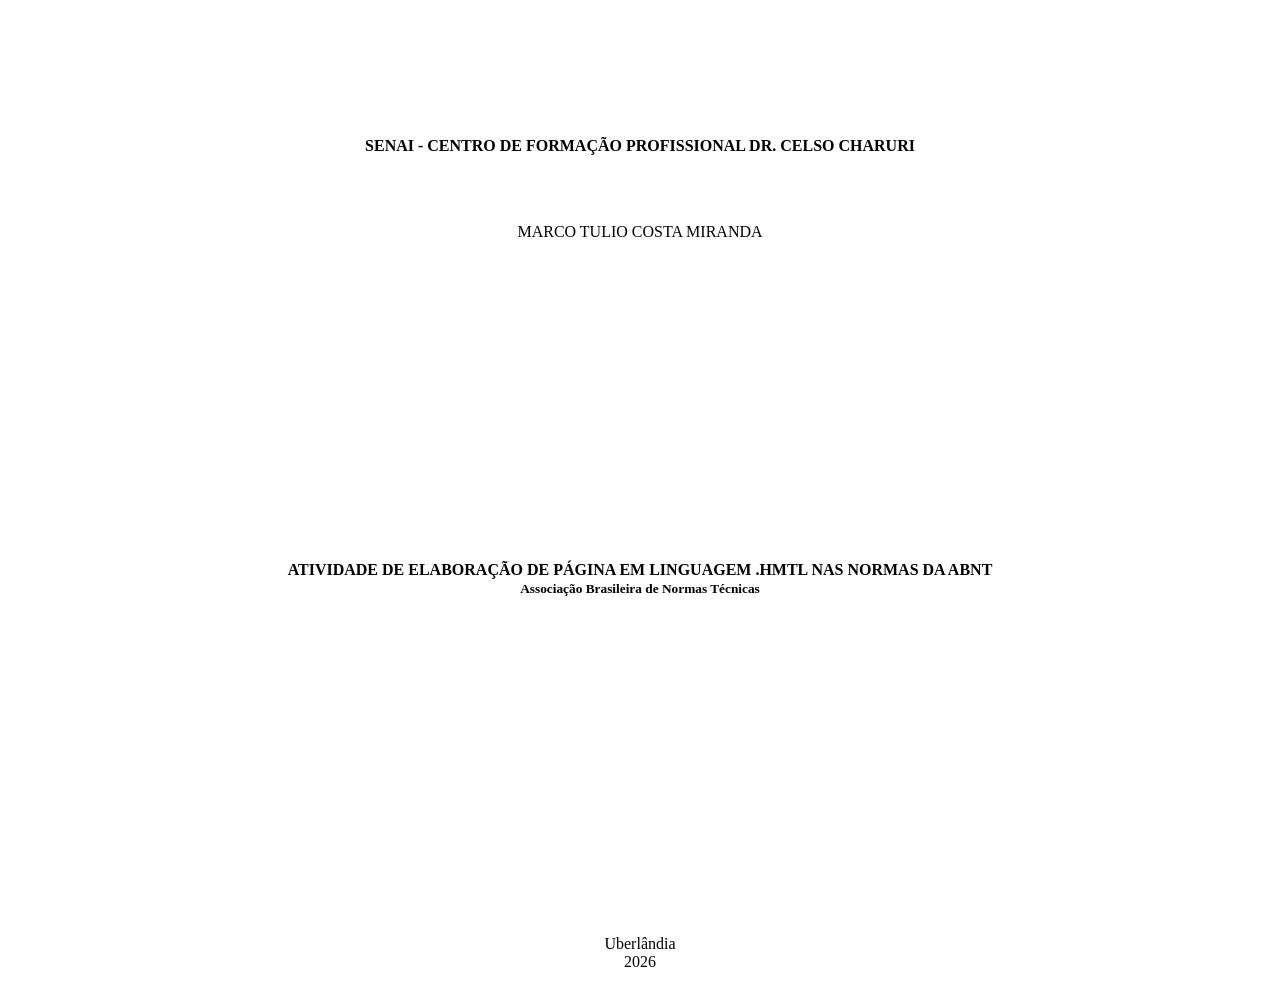
<file: html/abnt.html>
<!doctype html>
<html>
<header>
    <hr size=113 color="white">
    <p align="center">
        <b>SENAI - CENTRO DE FORMAÇÃO PROFISSIONAL DR. CELSO CHARURI</b>
    </p>
    <br><br>
    <p align="center">
        MARCO TULIO COSTA MIRANDA
    </p>
</header>

<body>
    <br><br><br><br><br><br><br><br><br><br><br><br><br><br><br><br>
    <p align="center">
        <b>ATIVIDADE DE ELABORAÇÃO DE PÁGINA EM LINGUAGEM .HMTL NAS NORMAS DA ABNT
            <br><small>Associação Brasileira de Normas Técnicas</small></b>
    </p>
</body>
<footer>
    <br><br><br><br><br><br><br><br><br><br><br><br><br><br><br><br>
    <p align="center">
        <br>Uberlândia
        <br> 2026
    </p>
</footer>

</html>
</file>
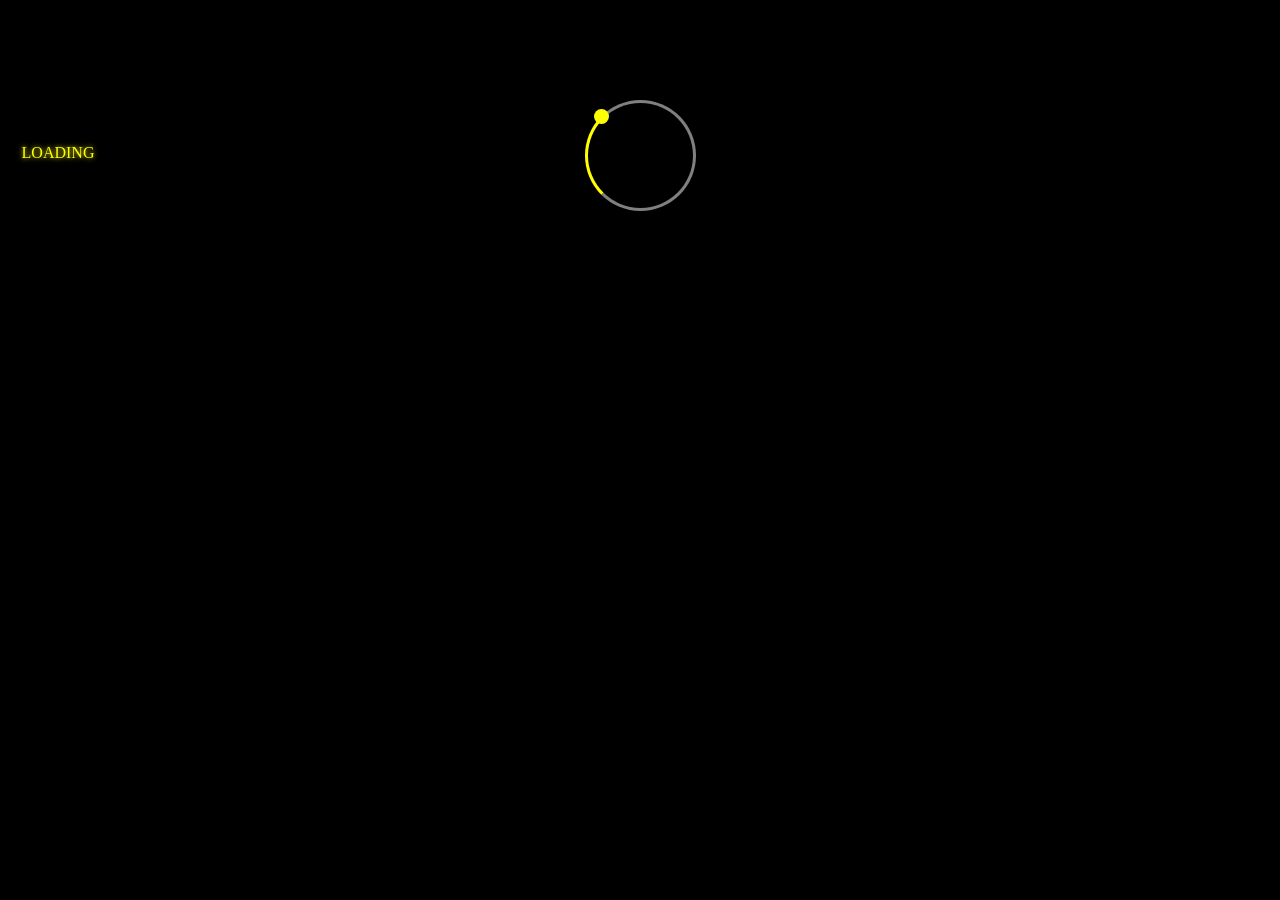
<file: html/atividade_css_animacao_loading.html>
<!DOCTYPE html>
<html>

<head>
    <link rel="stylesheet" href="../css/atividade_css_animacao_loading.css">
    <meta http-equiv="refresh" content="2">
    <meta charset="utf-8">
    <meta name="viewport" content="width=device-width , initial-scale=1.0">
</head>

<body bgcolor="black">
    <div class="loading">
            LOADING
        </div>
    <div class="rastro">
        <div class="ponto">
        </div>
    </div>
</body>

</html>
</file>
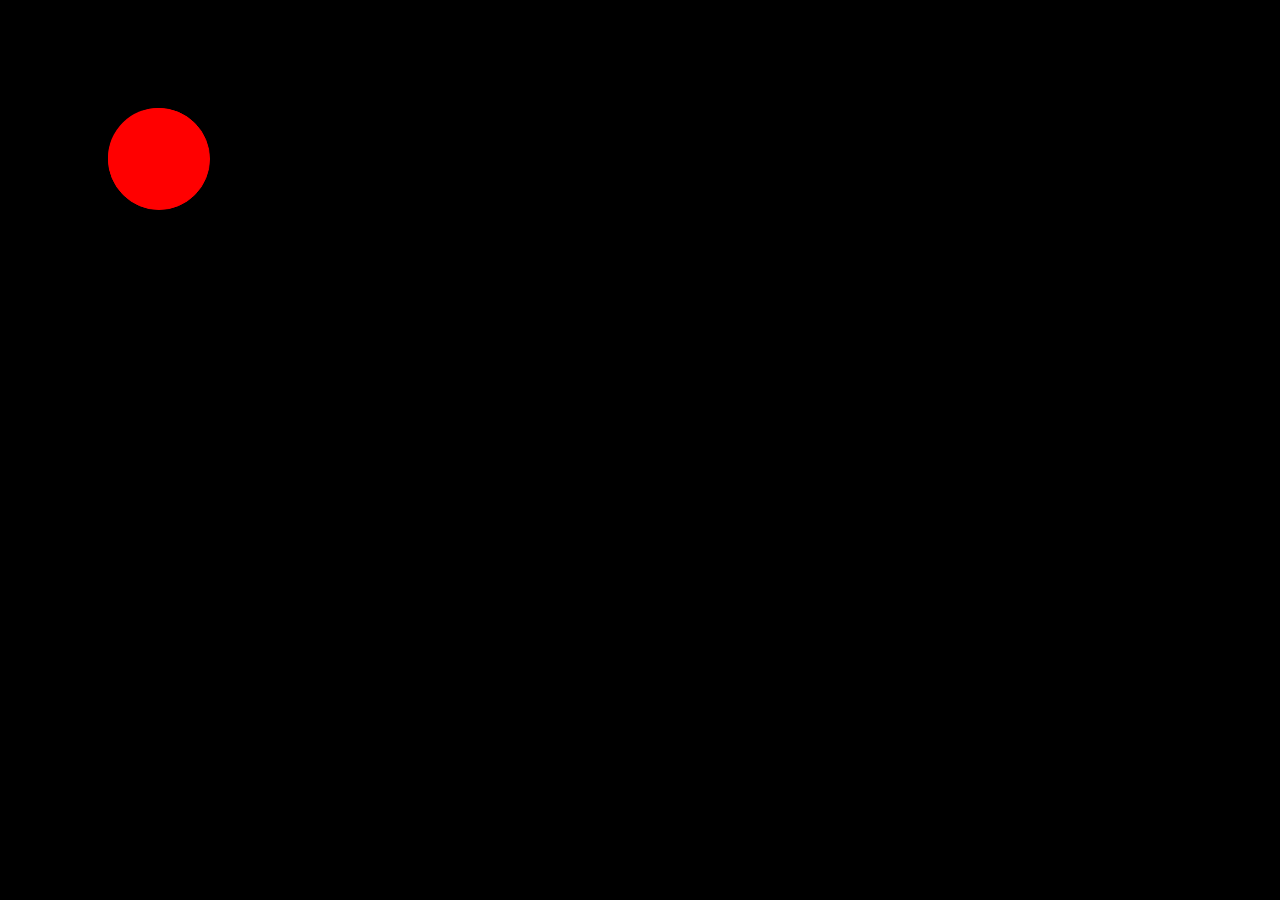
<file: html/atividade_css_animacao_pulsante.html>
<!DOCTYPE html>
<html>

<head>
    <link rel="stylesheet" href="../css/atividade_css_animacao_pulsante.css">
    <meta http-equiv="refresh" content="">
    <meta charset="utf-8">
    <meta name="viewport" content="width=device-width , initial-scale=1.0">
</head>

<body bgcolor="black">
    <div class="ponto">
    </div>
    <div class="pulsante">
    </div>
</body>

</html>
</file>
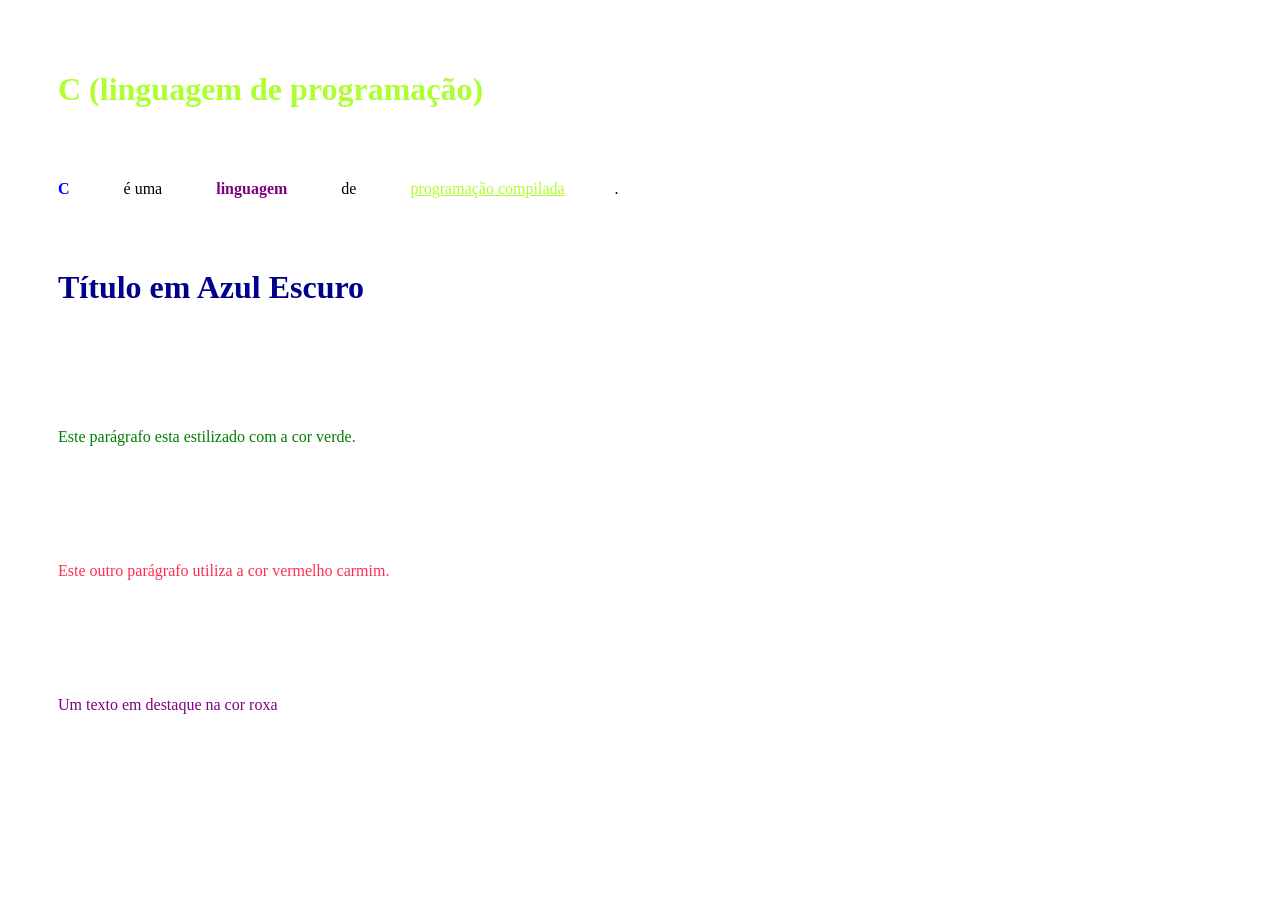
<file: html/atividade_css_cores.html>
<!DOCTYPE html>
<html>

<head>
    <style>
        .C {
            padding: 50px 50px 50px 50px;
            color: blue;
        }

        .ling {
            padding: 50px 50px 50px 50px;
            color: purple;
        }

        u {
            padding: 50px 50px 50px 50px;
            color: greenyellow;
        }
    </style>
</head>

<body>
    <h1 style="color: greenyellow; padding: 50px 50px 50px 50px;">C (linguagem de programação)</h1>
    <p>
        <font class="C"; padding: 50px 50px 50px 50px;><b>C</b></font>
        é uma
        <font class="ling"; padding: 50px 50px 50px 50px;><b>linguagem</b></font>
        de
        <u>programação compilada</u>.
    </p>
    <h1 style="color: darkblue; padding: 50px 50px 50px 50px;">Título em Azul Escuro</h1>
    <p style="color: green; padding: 50px 50px 50px 50px;">Este parágrafo esta estilizado com a cor verde.</p>
    <p style="color:hsl(350, 100%, 59%); padding: 50px 50px 50px 50px;">Este outro parágrafo utiliza a cor vermelho carmim.</p>
    <p style="color: purple; padding: 50px 50px 50px 50px;">Um texto em destaque na cor roxa</p>
</body>

</html>
</file>
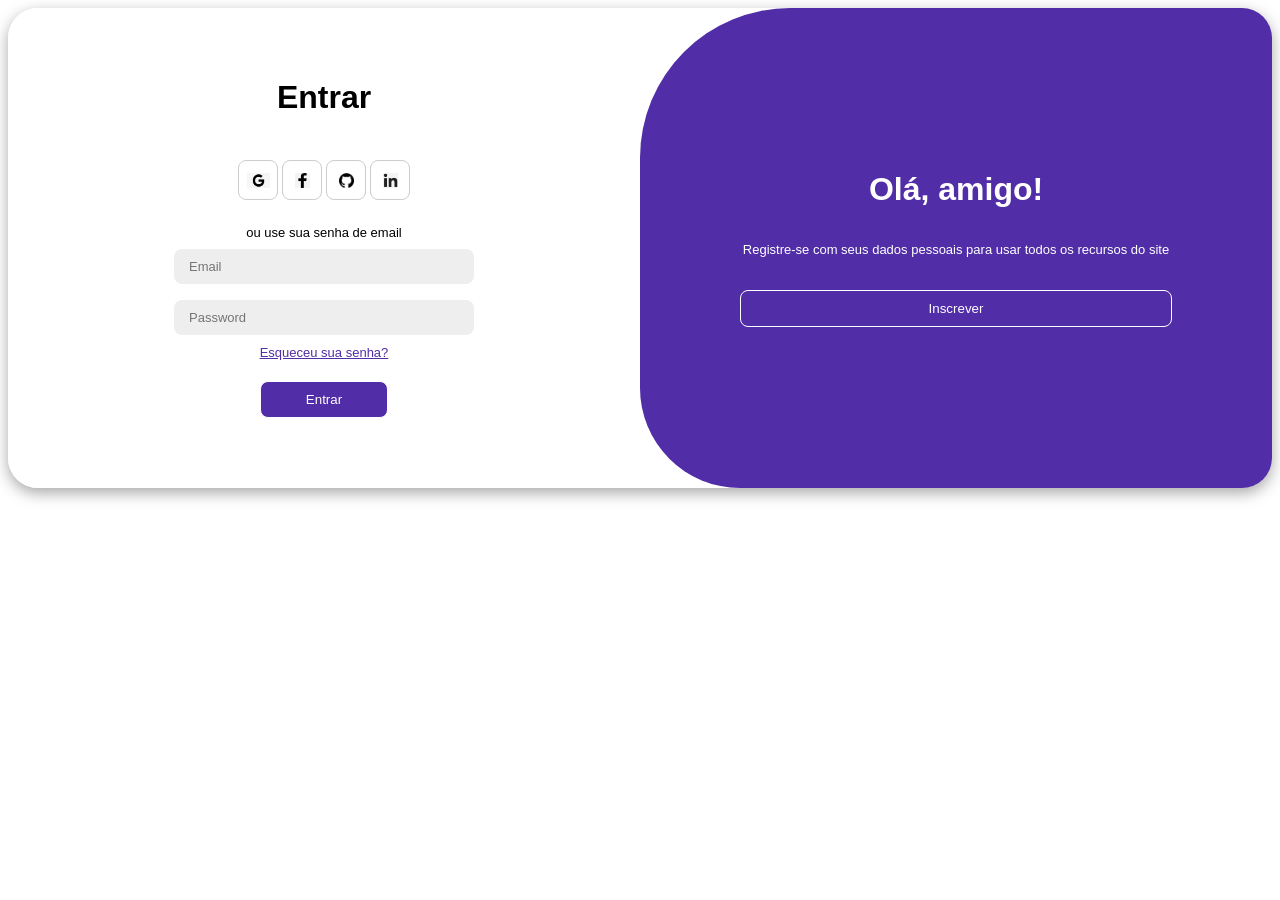
<file: html/atividade_css_display_inline_login_roxo.html>
<!DOCTYPE html>
<html lang="pt-BR">

<head>
    <meta charset="UTF-8">
    <meta http-equiv="refresh" content="1">
    <meta name="viewport" content="width=device-width, initial-scale=1.0">
    <title>Login Page</title>
    <style>
        * {
            box-sizing: border-box;
            font-family: Arial, Helvetica, sans-serif;
        }

        button{
            background-color: #512da8;
            color: #fff;
            padding: 10px 45px;
            border: 1px solid white;
            border-radius: 8px;
            margin: 20px;
        }

        form {
            background-color: white;
            display: flex;
            align-items: center;
            justify-content: center;
            flex-direction: column;
            padding: 0 40px;
            height: 100%;
            width: 100%;
        }

        input {
            background-color: #eee;
            border: none;
            margin: 8px 0;
            padding: 10px 15px;
            font-size: 13px;
            border-radius: 8px;
            width: 300px;
            outline: none;
        }

        small{
            font-size: small;
        }

        .container {
            border-radius: 30px;
            box-shadow: 0 5px 15px rgba(0, 0, 0, 0.35);
            position: relative;
            overflow: hidden;
            max-width: 100%;
            min-height: 480px;
        }

        .img {
            border: 1px solid #ccc;
            border-radius: 20%;
            display: inline-flex;
            justify-content: center;
            align-items: center;
            margin: 20px 0;
            width: 40px;
            height: 40px;
        }

        .form-container {
            position: absolute;
            height: 100%;
            width: 50%;
        }



        .toggle-container {
            position: absolute;
            left: 50%;
            width: 50%;
            height: 100%;
            border-radius: 150px 0 0 100px;
            background-color: #512da8;
            color: #fff;
        }

        .toggle-panel {
            height: 100%;
            width: 100%;
            display: flex;
            justify-content: center;
            flex-direction: column;
            padding: 0 80px;
            text-align: center;
        }
        
    </style>
</head>

<body link="#512da8">

    <div class="container">
        <div class="form-container">
            <form>
                <div>
                    <h1>Entrar</h1>
                </div>
                <div>
                    <table>
                        <tr>
                            <td>
                    <a href="#" class="img"><img src="imagens/google+.png" width="23px"></a>
                    </td>
                    <td>
                    <a href="#" class="img"><img src="imagens/facebook2.jpg" width="15px"></a>
                    </td>
                    <td>
                    <a href="#" class="img"><img src="imagens/github.png" width="15px"></a>
                    </td>
                    <td>
                    <a href="#" class="img"><img src="imagens/linkedin.png" width="15px"></a>
                    </td>
                    </tr>
                </table>
                </div>
                <div>
                    <small>ou use sua senha de email</small>
                </div>
                <div>
                    <input type="email" placeholder="Email">
                </div>
                <div>
                    <input type="password" placeholder="Password">
                </div>
                <div>
                    <a href="#"><small>Esqueceu sua senha?</small></a>
                </div>
                <div>
                    <button>Entrar</button>
                </div>
            </form>
        </div>
        <div class="toggle-container">
            <div class="toggle-panel">
                <h1>Olá, amigo!</h1>
                <small>
                    <p>Registre-se com seus dados pessoais para usar todos os recursos do site</p>
                </small>
                <button>Inscrever</button>
            </div>
        </div>
    </div>

</body>

</html>
</file>
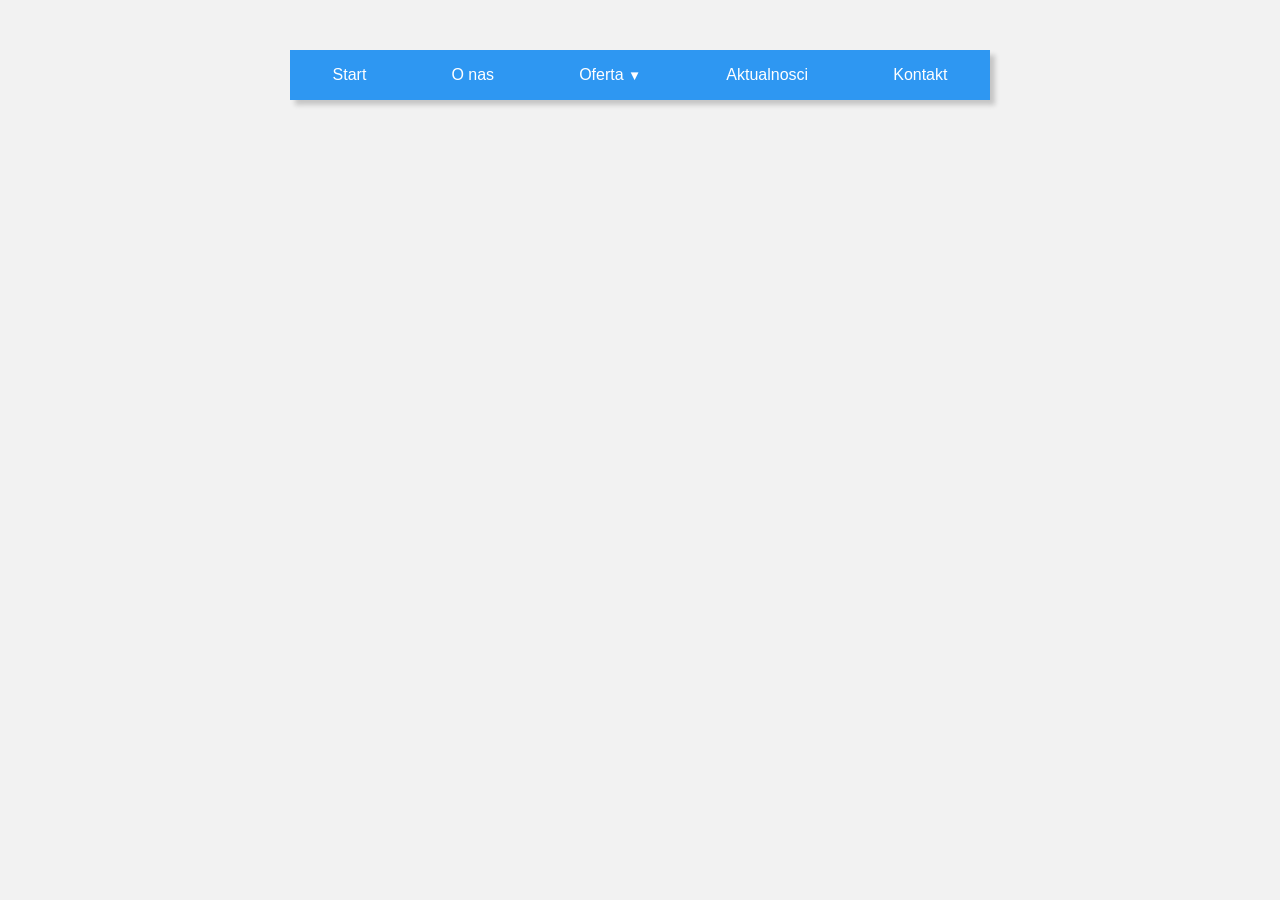
<file: html/atividade_css_externo_flex_azul.html>
<!DOCTYPE html>
<html lang="pt-BR">

<head>
    <link rel="stylesheet" href="../css/atividade_css_externo_flex_azul.css">
    <meta http-equiv="refresh" content="1">
    <meta charset="utf-8">
    <meta name="viewport" content="width=device-width , initial-scale=1.0">
</head>

<body bgcolor="#F2F2F2">
    <div class="itens">
        <div>Start</div>
        <div>O nas</div>
        <div>Oferta <small>▼</small></div>
        <div>Aktualnosci</div>
        <div>Kontakt</div>
    </div>
</body>

</html>
</file>
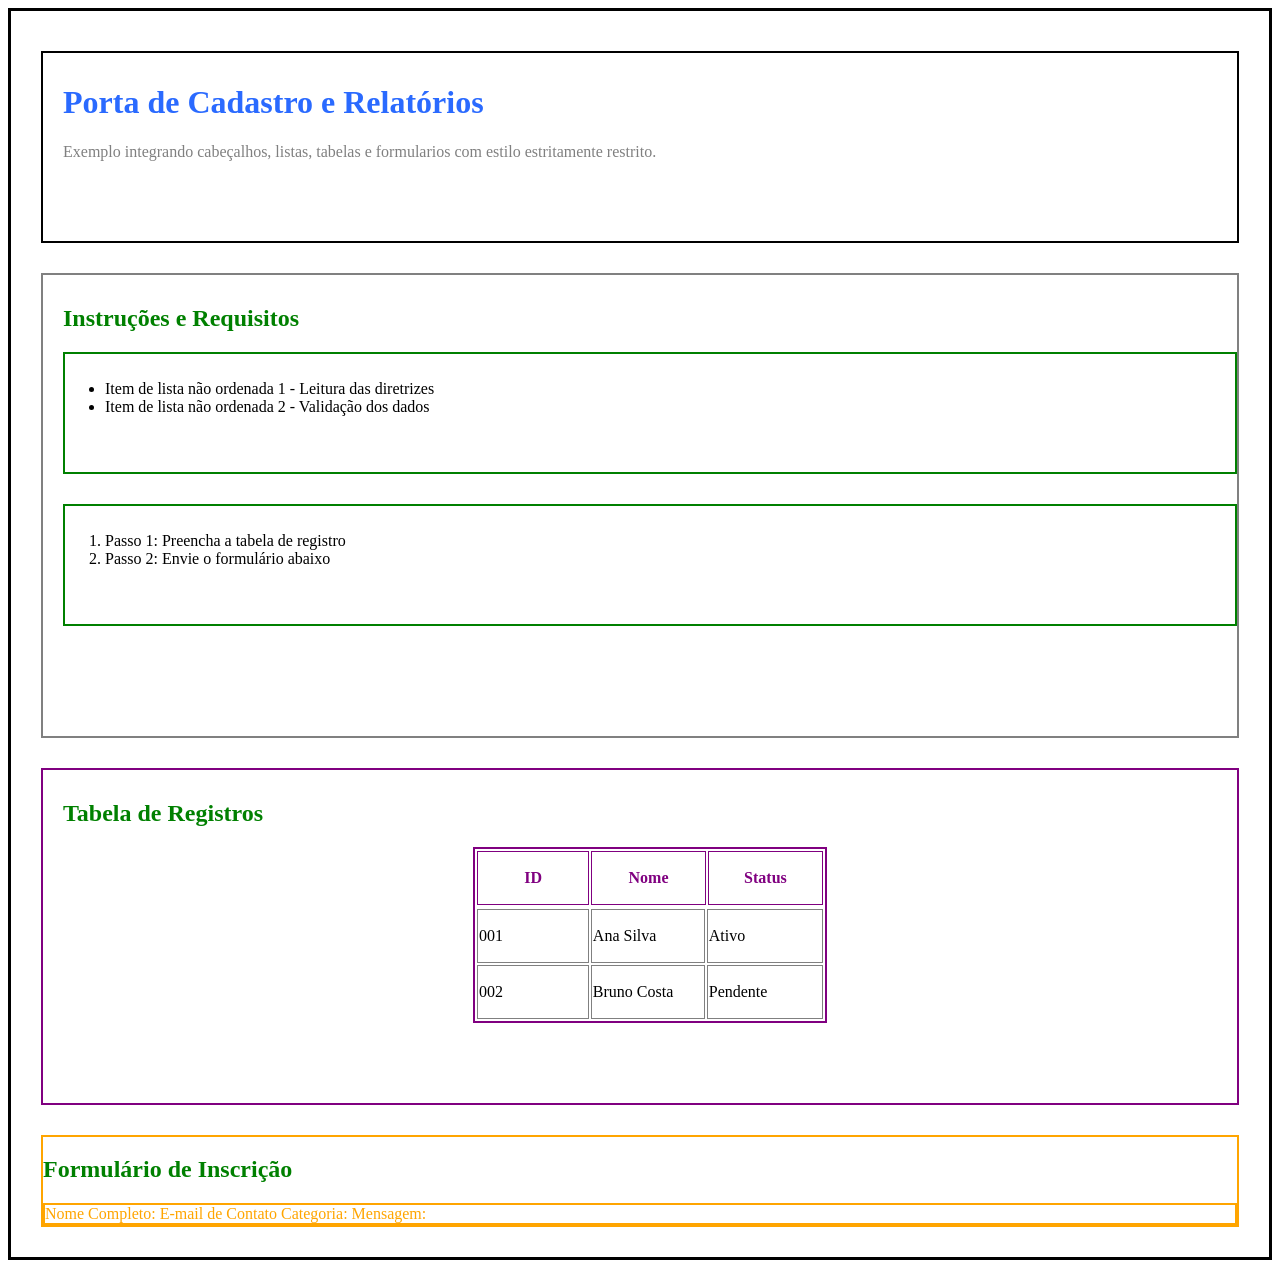
<file: html/atividade_css_formulario_div_generico.html>
<!DOCTYPE html>
<html>

<head>
    <meta http-equiv="refresh" content="1"><!--Tempo de atualização da página em segundos-->
    <style>
        h1 {
            color: rgb(42, 106, 255)
        }

        h2 {
            color: green
        }

        .full {
            border: 3px solid black;
            padding: 30px;
        }

        .titulo {
            border: 2px solid black;
            padding: 10px 0px 80px 20px;
            margin: 10px auto 30px auto;
        }

        .inst_req_ext {
            border: 2px solid gray;
            padding: 10px 0px 80px 20px;
            margin: 10px auto 30px auto;
        }

        .inst_req_int {
            border: 2px solid green;
            padding: 10px 0px 40px 0px;
            margin: 10px auto 30px auto;
        }

        .tab_reg_ext {
            border: 2px solid purple;
            padding: 10px 0px 80px 20px;
            margin: 10px auto 30px auto;
        }

        .tab_reg_int {
            width: 350px;
            border: 2px solid purple;
            padding: auto;
            margin: auto;
        }

        th {
            width: 120px;
            height: 50px;
            border: 1px solid purple;
            padding: 10px auto 10px auto;
            color: purple;
        }

        td {
            width: 120px;
            height: 50px;
            border: 1px solid gray;
            padding: 10px auto 10px auto;
        }

        .form_insc_ext {
            border: 2px solid orange;
        }

        .form_insc_int {
            border: 2px solid orange;
            color: orange;
        }
    </style>
</head>

<body>
    <div class="full">
        <div class="titulo">
            <h1>Porta de Cadastro e Relatórios</h1>
            <font color="gray">Exemplo integrando cabeçalhos, listas, tabelas e formularios com estilo estritamente
                restrito.</font>
        </div>
        <div class="inst_req_ext">
            <h2>Instruções e Requisitos</h2>
            <div class="inst_req_int">
                <ul>
                    <li>Item de lista não ordenada 1 - Leitura das diretrizes</li>
                    <li>Item de lista não ordenada 2 - Validação dos dados</li>
                </ul>
            </div>
            <div class="inst_req_int">
                <ol>
                    <li>Passo 1: Preencha a tabela de registro</li>
                    <li>Passo 2: Envie o formulário abaixo</li>
                </ol>
            </div>
        </div>
        <div class="tab_reg_ext">
            <h2>Tabela de Registros</h2>
            <div class="tab_reg_int">
                <table>
                    <th>
                        ID
                    </th>
                    <th>
                        Nome
                    </th>
                    <th>
                        Status
                    </th>
                </table>
                <table>
                    <tr>
                        <td>
                            <div class="table_td">001</div>
                        </td>
                        <td>
                            <div class="table_td">Ana Silva</div>
                        </td>
                        <td>
                            <div class="table_td">Ativo</div>
                        </td>
                    </tr>
                    <tr>
                        <td>
                            <div class="table_td">002</div>
                        </td>
                        <td>
                            <div class="table_td">Bruno Costa</div>
                        </td>
                        <td>
                            <div class="table_td">Pendente</div>
                        </td>
                    </tr>
                </table>
            </div>
        </div>
        <div class="form_insc_ext">
            <h2>Formulário de Inscrição</h2>
            <div class="form_insc_int">
                Nome Completo:
                E-mail de Contato
                Categoria:
                Mensagem:
            </div>
        </div>
    </div>
</body>

</html>
</file>
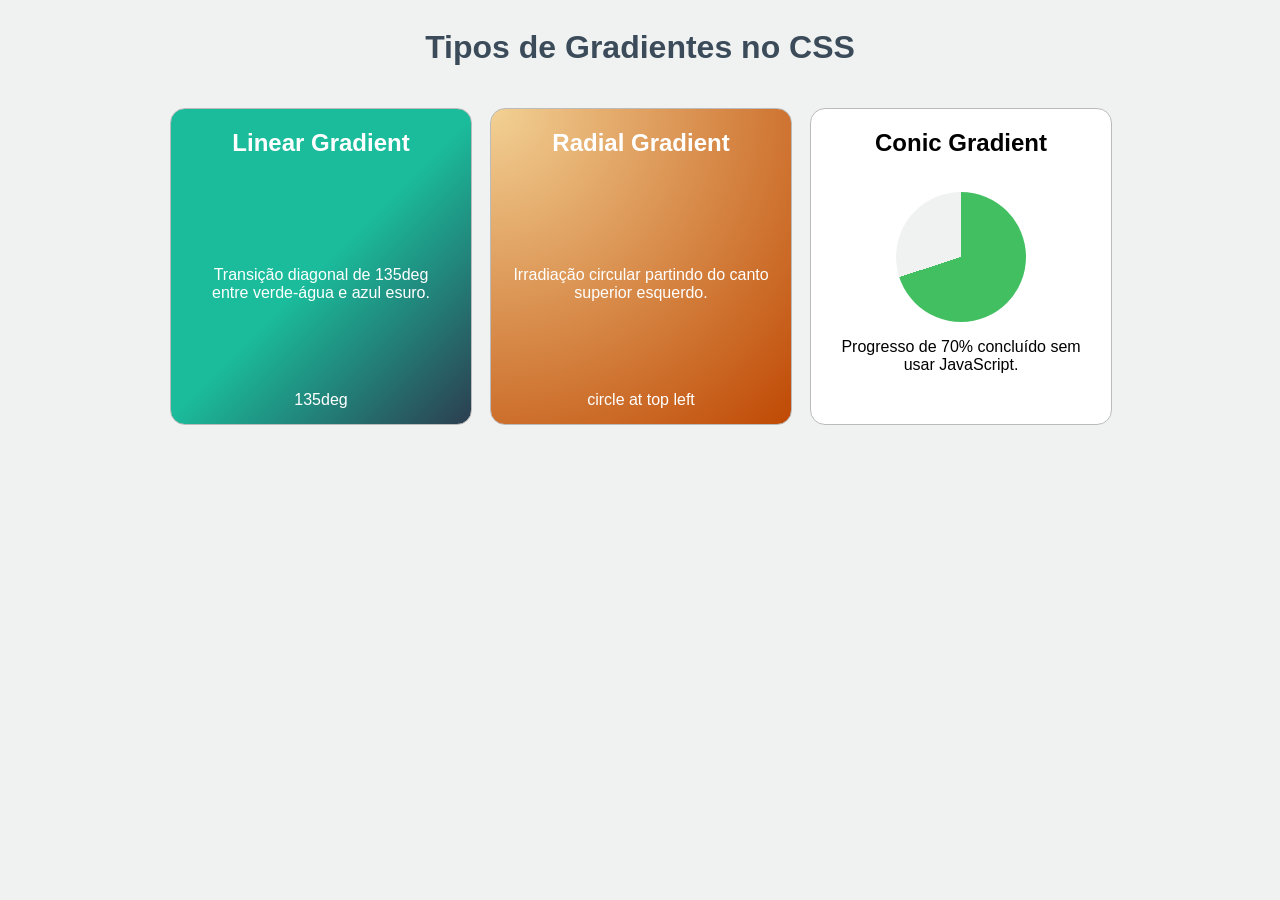
<file: html/atividade_css_gradient.html>
<!DOCTYPE html>
<html lang="pt-br">

<head>

    <link rel="stylesheet" href="../css/atividade_css_gradient.css">
    <meta http-equiv="refresh" content="1">
    <meta charset="utf-8">
    <meta name="viewport" content="width=device-width , initial-scale=1.0">

</head>

<body bgcolor="#F0F2F2">
    <div class="geral">
        <h1>
            Tipos de Gradientes no CSS
        </h1>
        <div class="grid ">
            <div class="div1 divs">
                <h2>
                    Linear Gradient
                </h2>
                <p>
                    Transição diagonal de 135deg
                    <br>entre verde-água e azul esuro.
                </p>
                135deg
            </div>
            <div class="div2 divs">
                <h2>
                    Radial Gradient
                </h2>
                <p>
                    Irradiação circular partindo do canto superior esquerdo.
                </p>
                circle at top left
            </div>
            <div class="div3 divs">
                <h2>
                    Conic Gradient
                </h2>
                <div class="conic">
                    <br>
                </div>
                <div class="pro">
                    Progresso de 70% concluído sem
                    <br>usar JavaScript.
                </div>
            </div>
        </div>
    </div>
</body>

</html>
</file>
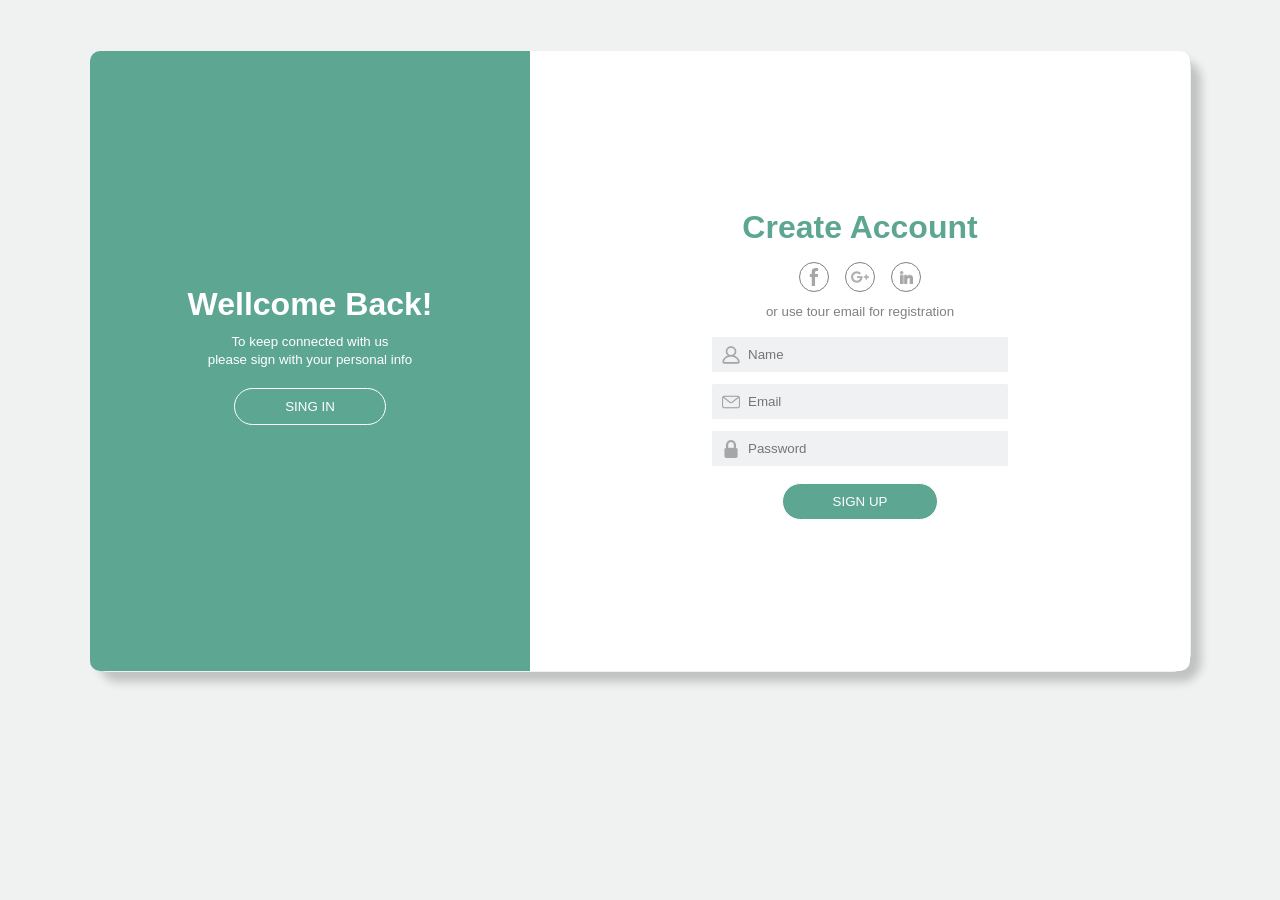
<file: html/atividade_css_grid_login.html>
<!DOCTYPE html>
<html lang="pt-br">

<head>
    <link rel="stylesheet" href="../css/atividade_css_grid_login.css">
    <meta http-equiv="refresh" content="1">
    <meta charset="utf-8">
    <meta name="viewport" content="width=device-width , initial-scale=1.0">

</head>

<body bgcolor="F0F2F2">
    <div class="externo">
        <div class="esquerdo">
            <div>
                <h1>Wellcome Back!</h1>
            </div>
            <div align=center>
                <small>To keep connected with us
                    <br>
                    please sign with your personal info</small>
            </div>
            <div>
                <button>SING IN</button>
            </div>
        </div>
        <div class="direito">
            <div class="h1D">
                <h1>Create Account</h1>
            </div>
            <div class="IMGS">
                <a href="#" class="img"><img src="imagens/graylogo/facebook.png" width="18px"></a>
                <a href="#" class="img"><img src="imagens/graylogo/google+.png" width="18px"></a>
                <a href="#" class="img"><img src="imagens/graylogo/linkedin.png" width="13px"></a>
            </div>
            <div>
                <small> or use tour email for registration</small>
            </div>
            <div class="inputs">
                <div >
                    <input class="inputuser" type="text" placeholder="Name">
                </div>
                <div>
                    <input class="inputmail" type="email" placeholder="Email">
                </div>
                <div>
                    <input class="inputpass" type="password" placeholder="Password">
                </div>
            </div>
            <div>
                <button type="submit">SIGN UP</button>
            </div>
        </div>
    </div>
</body>

</html>
</file>
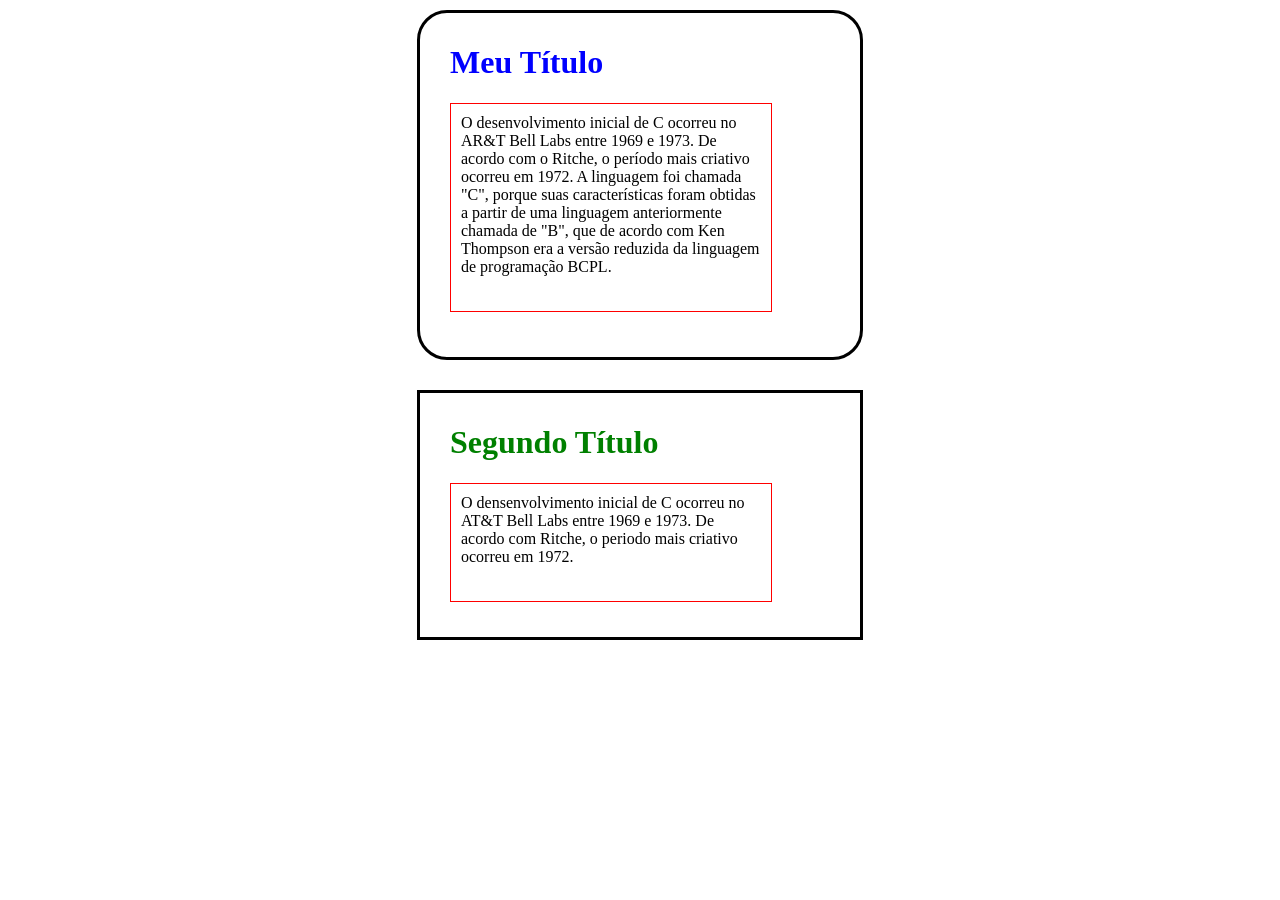
<file: html/atividade_css_inline_interno.html>
<!DOCTYPE html>
<html>

<head>
    <style>
        .externo_round {
            width: 300px;
            padding: 10px 110px 20px 30px;
            border: 3px solid black;
            border-radius: 30px;
            margin: 10px auto 30px auto;
        }

        .externo_quad {
            width: 300px;
            padding: 10px 110px 10px 30px;
            border: 3px solid black;
            margin: 10px auto 30px auto;
        }

        .interno {
            width: 300px;
            padding: 10px 10px 35px 10px;
            border: 1px solid rgb(255, 0, 0);
            margin: auto auto 25px auto;
        }
    </style>
</head>

<body>
    <div class="externo_round">
        <h1>
            <font color="Blue">Meu Título</font>
        </h1>
        <div class="interno">
            O desenvolvimento inicial de C ocorreu no AR&T 
            Bell Labs entre 1969 e 1973. De acordo com o 
            Ritche, o período mais criativo ocorreu em 1972. 
            A linguagem foi chamada "C", porque suas 
            características foram obtidas a partir de uma 
            linguagem anteriormente chamada de "B", que de 
            acordo com Ken Thompson era a versão reduzida da 
            linguagem de programação BCPL.
        </div>
    </div>
    <div class="externo_quad">
        <h1>
            <font color="green">Segundo Título</font>
        </h1>
        <div class="interno">
            O densenvolvimento inicial de C ocorreu no AT&T Bell Labs entre 1969 e 1973. De acordo com Ritche, o periodo
            mais criativo ocorreu em 1972.
        </div>
    </div>
</body>

</html>
</file>
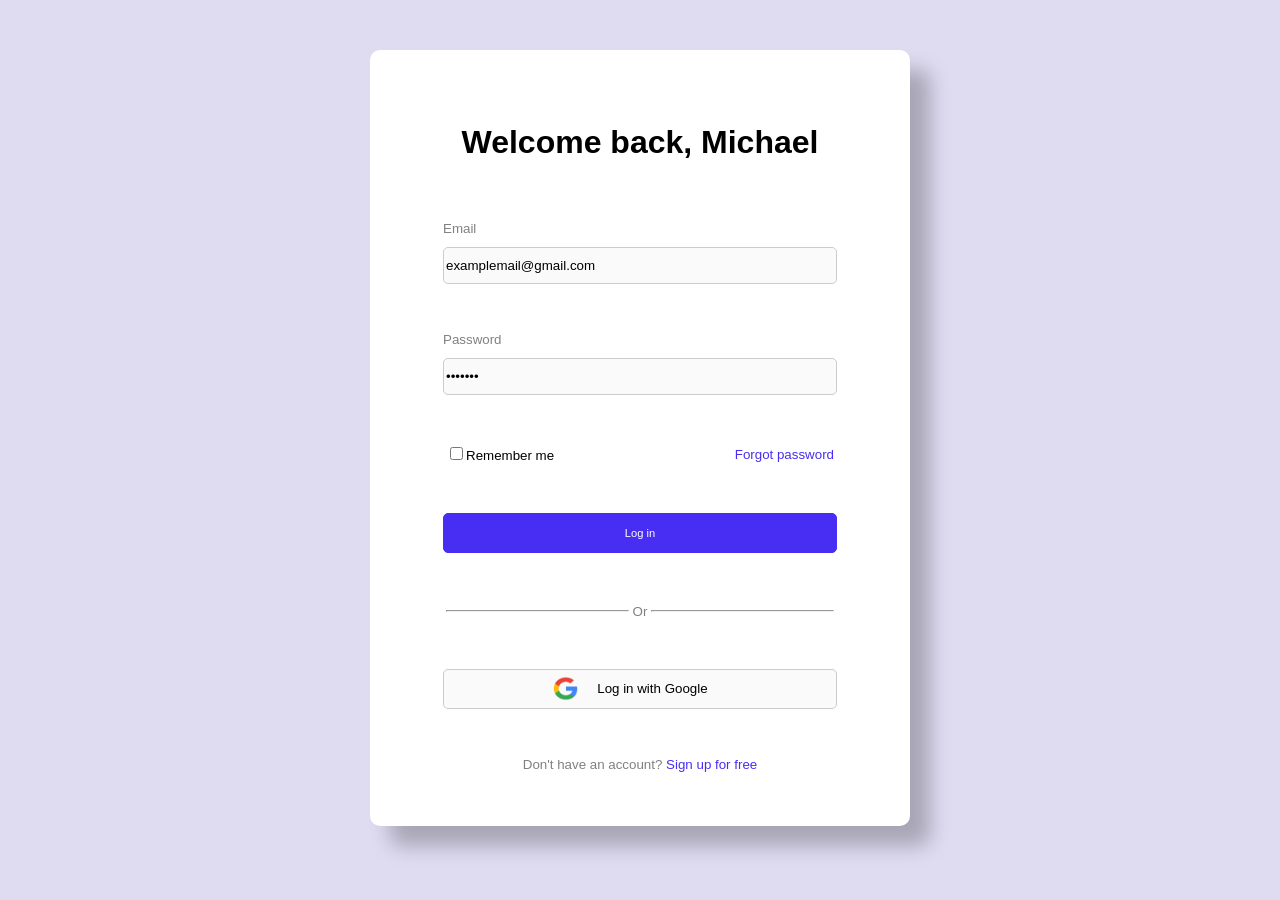
<file: html/atividade_css_login_fundo_roxo.html>
<!DOCTYPE html>
<html>

<head>
    <meta http-equiv="" content="1"><!--Tempo de atualização da página em segundos-->
    <style>
        div {
            border: 1px solid null;
            margin: 30px 50px 30px 50px;
            padding: 3px;
        }

        .divgeral {
            background: #ffffff;
            width: 500px;
            padding: 20px;
            border-radius: 10px;
            margin: 50px auto 50px auto;
            box-shadow: 20px 20px 20px rgba(0, 0, 0, 0.25);
        }

        h1 {}

        .imput {
            background-color: #fafafa;
            width: 98.5%;
            height: 25px;
            padding-top: 5px;
            padding-bottom: 5px;
            border: 1px solid rgb(204, 204, 204);
            border-radius: 5px;
            margin: 10px auto 10px auto;
        }

        .small {
            color: gray;
        }

        .buttonlogin {
            background-color: #482EF2;
            color: white;
            width: 100%;
            height: 40px;
            padding: 5px;
            border: 1px solid #482EF2;
            border-radius: 5px;
            margin: 10px auto 10px auto;
        }

        .buttonloginG {
            background-color: #fafafa;
            color: black;
            width: 100%;
            height: 40px;
            padding: 2px 2px 2px 2px;
            border: 1px solid rgb(204, 204, 204);
            border-radius: 5px;
            margin: 10px auto 10px auto;
        }

    </style>
</head>

<body bgcolor="#DFDCF2" link="purple">
    <font face="sans-serif">
        <div class="divgeral">
            <div>
                <h1 align="center">Welcome back, Michael</h1>
            </div>
            <div>
                <small class="small">Email</small><br>
                <input class="imput" name="email" type="email" value="  examplemail@gmail.com">
            </div>
            <div>
                <small class="small">Password</small><br>
                <input class="imput" name="password" type="password" value="example">
            </div>
            <div>
                <table width=100%>
                    <tr>
                        <td align="left"><input type="checkbox"><small>Remember me</small></td>
                        <td align="right">
                            <font color=#482EF2><small>Forgot password</small></font>
                        </td>
                    </tr>
                </table>
            </div>
            <div>
                <button class="buttonlogin" type="submit"><small>Log in</small></button>
            </div>
            <div>
                <table width=100%>
                    <tr>
                        <td width="49%">
                            <hr>
                        </td>
                        <td width="auto">
                            <small class="small">Or</small>
                        </td>
                        <td width="49%">
                            <hr>
                        </td>
                    </tr>
                </table>
            </div>
            <div>
                <button class="buttonloginG" type="submit">
                    <table align="center">
                        <tr>
                            <td width="28%" align="right">
                                <img src="imagens/logo_google.png" alt="Logo Google" width="25px" hspace="15px" align="center">
                            </td>
                            <td width="auto" align="left">
                                Log in with Google
                            </td>
                        </tr>
                    </table>

                </button>
            </div>
            <div align="center">
                <small class="small">Don't have an account? </small>
                <font color=#482EF2><small>Sign up for free</small></font>
                </td>
            </div>
        </div>
    </font>
</body>

</html>
</file>
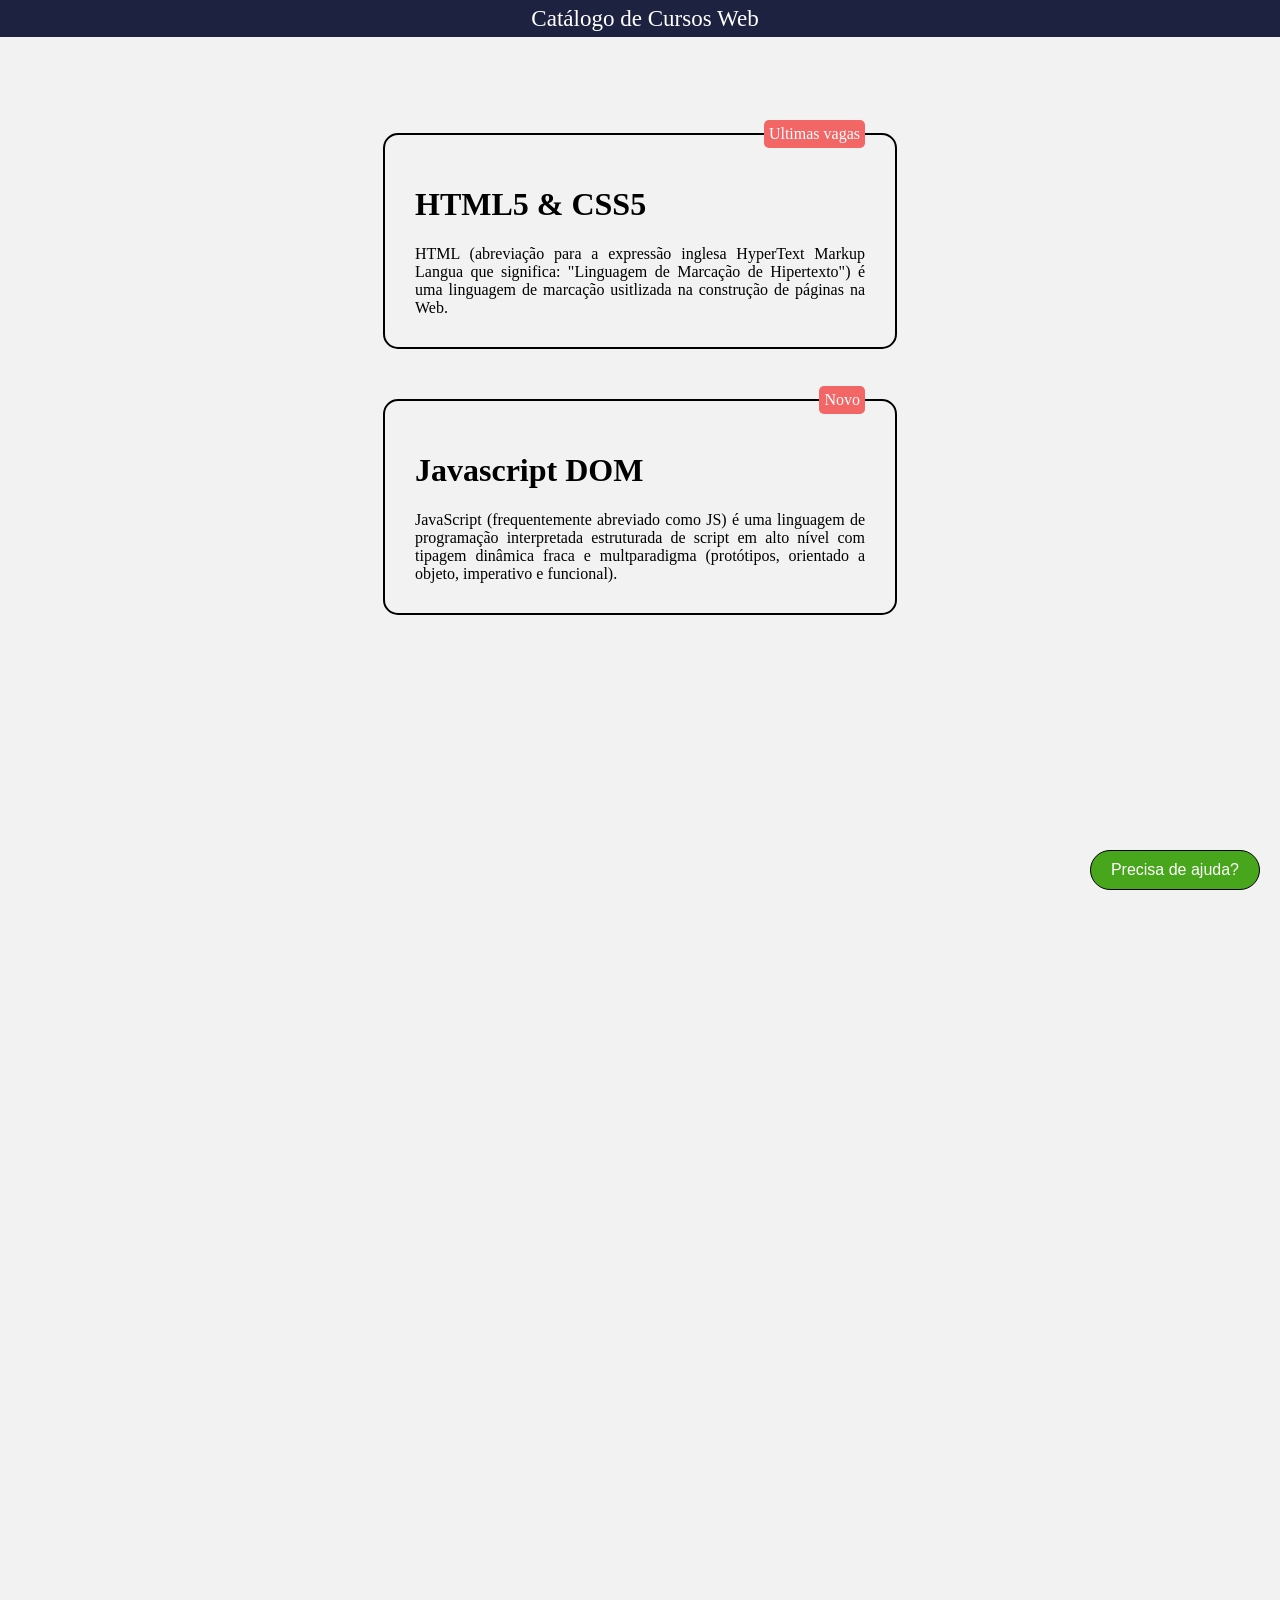
<file: html/atividade_css_position.html>
<!DOCTYPE html>
<html lang="pt-br">

<head>
    <link rel="stylesheet" href="../css/atividade_css_position.css">
    <meta http-equiv="refresh" content="1">
    <meta charset="utf-8">
    <meta name="viewport" content="width=device-width , initial-scale=1.0">

</head>

<body bgcolor="#F2F2F2">
    <div class="body">
        <div class="catalogo">
            <big>Catálogo de Cursos Web</big>
        </div>
        <div class="geral">
            <div class="quadrado">
                <div class="tag">
                    Ultimas vagas
                </div>
                <h1>
                    HTML5 & CSS5
                </h1>
                HTML (abreviação para a expressão inglesa HyperText Markup
                Langua que significa: "Linguagem de Marcação de Hipertexto") é uma
                linguagem de marcação usitlizada na construção de páginas na Web.
            </div>
            <div class="quadrado">
                <div class="tag">
                    Novo
                </div>
                <h1>
                    Javascript DOM
                </h1>
                JavaScript (frequentemente abreviado como JS) é uma linguagem de
                programação interpretada estruturada de script em alto nível com
                tipagem dinâmica fraca e multparadigma (protótipos, orientado a objeto,
                imperativo e funcional).
            </div>
        </div>
        <div class="ajuda">
            <button class="ajudaB">Precisa de ajuda?</button>
        </div>
    </div>
</body>

</html>
</file>
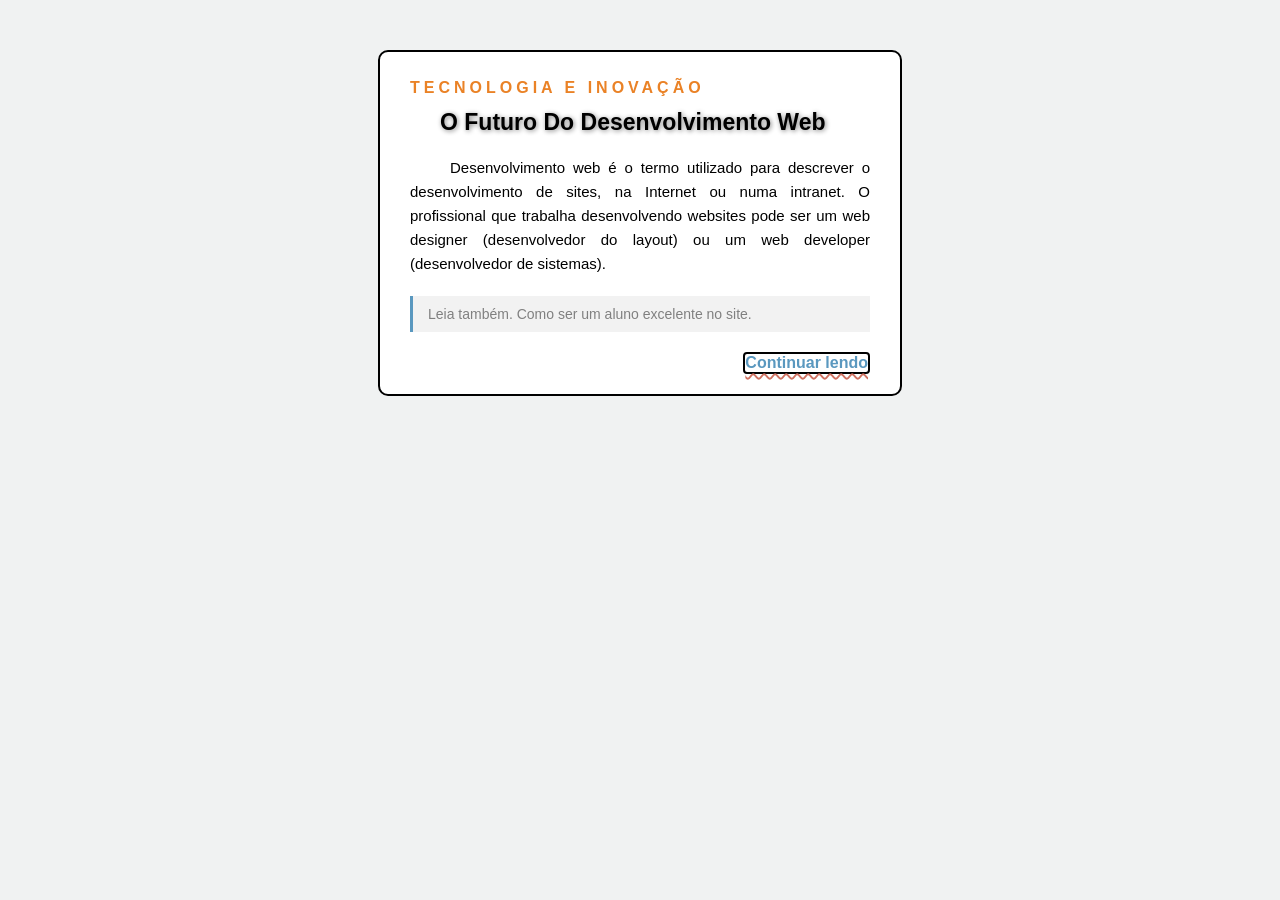
<file: html/atividade_css_text.html>
<!DOCTYPE html>
<html lang="pt-br">

<head>

    <link rel="stylesheet" href="../css/atividade_css_text.css">
    <meta charset="utf-8">
    <meta http-equiv="refresh" content="1">
    <meta name="viewport" content="width=device-width , initial-scale=1.0">

</head>

<body bgcolor="#F0F2F2">
    <div class="ext">
        <div class="tecn">
                <b>TECNOLOGIA E INOVAÇÃO</b>
        </div>
        <div class="futur">
                <b>O Futuro Do Desenvolvimento Web</b>
        </div>
        <div class="desen">
            <p>
                Desenvolvimento web é o termo utilizado para descrever o desenvolvimento de sites, na Internet ou
                numa intranet. O profissional que trabalha desenvolvendo websites pode ser um web designer
                (desenvolvedor
                do layout) ou um web developer (desenvolvedor de sistemas).
            </p>
        </div>
        <div class="leia">
            Leia também. Como ser um aluno excelente no site.
        </div>
        <div class="conte">
            <div class="conti">
                <b>Continuar lendo</b>
            </div>
        </div>
    </div>
</body>

</html>
</file>
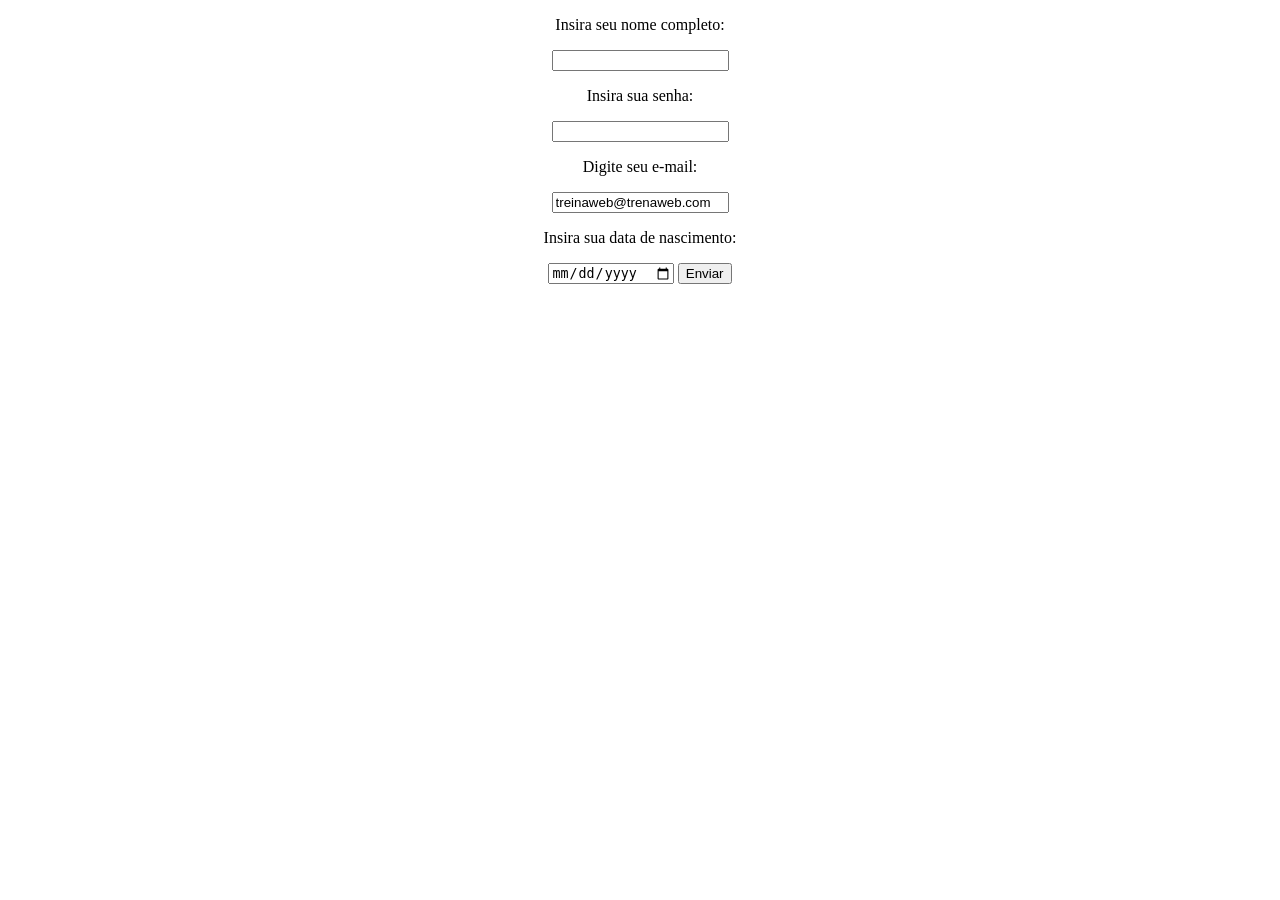
<file: html/atividade_formulario.html>
<!DOCTYPE html>
<html>
    <head>

    </head>
    <body>
        <form align="center">
        <p>Insira seu nome completo:</p>
        <input name="user" type="text">
        <p>Insira sua senha:</p>
        <input name="pass" type="password">
        <p>Digite seu e-mail:</p>
        <input name="email" type="email" value="treinaweb@trenaweb.com">
        <p>Insira sua data de nascimento:</p>
        <input name="nasc" type="date" value="09/09/9999">
        <input type="submit" value="Enviar">
        </form>
    </body>
</html>
</file>
<file: css/atividade_css_animacao_loading.css>
body{
    justify-content: center;
    justify-items: center;
    align-items: center;
    align-content: center;
    margin-top: 100px;
}
p{
    text-shadow: 0px 0px 5px yellow;
}
.loading{
    justify-content: center;
    justify-items: center;
    align-items: center;
    align-content: center;
    text-align: center;
    text-shadow: 0px 0px 5px yellow;
    width: 100px;
    height: 100px;
    margin-left: auto;
    margin-right: auto;
    margin-top: 3px;
    color:yellow;
    position: fixed;
    z-index: 10;
}
.rastro{
    justify-content: center;
    justify-items: center;
    align-items: center;
    align-content: center;
    text-align: center;
    margin-left: auto;
    margin-right: auto;
    width: 105px;
    height: 105px;
    border-width: px;
    border-style: solid;
    border-left-color: yellow;
    border-right-color: gray;
    border-top-color: gray;
    border-bottom-color: gray;
    border-radius: 100%;
    position: relative;
    animation-name: pont;
    animation-duration: 1s;
    animation-timing-function: linear;
    animation-delay: 0s;
    animation-iteration-count: infinite;
    animation-direction: normal;
    animation-fill-mode: none;
    animation-play-state: running;
    z-index: 1;
}
.ponto{
    width: 15px;
    height: 15px;
    background-color: yellow;
    border-radius: 50%;
    position: absolute;
    z-index: 15;
    top: 6px;
    left: 6px;
}

@keyframes pont {
    0%{
        transform: rotate(0deg);
    }
    50%{
        transform: rotate(180deg);
    }
    100%{
        transform: rotate(360deg);
    }
}
</file>
<file: css/atividade_css_animacao_pulsante.css>
body{
    align-items: center;
    align-content: center;
    justify-content: center;
    justify-items: center;
    padding: 100px;
}
.ponto{
    width: 100px;
    height: 100px;
    background-color: red;
    border: 1px  solid red;
    border-radius: 50%;
    position: fixed;
    z-index: 5;
}
.pulsante{
    width: 100px;
    height: 100px;
    background-color: red;
    border-radius: 50%;
    animation: pulsante 0.8s ease-out 0s infinite normal none;
    position: fixed;
    z-index: 1;
    
}
@keyframes pulsante {
    0%{ /* from */
        transform: scale(1);
        opacity: 1;
        background-color:#ff3333;
    }
    100%{ /* to */
        transform: scale(1.5);
        opacity: 0;
        background-color: #ffaaaa;
    }
}
</file>
<file: css/atividade_css_externo_flex_azul.css>
*{
    font-family: Arial, Helvetica, sans-serif;
}

.itens{
    display: flex;
    flex-direction: row;
    flex-wrap: nowrap;
    justify-content: space-around;
    align-items: center;
    background-color: #2E97F2;
    color: white;
    height: 50px;
    box-shadow: 5px 5px  5px rgba(0, 0, 0, 0.19);
    max-width: 700px;
    margin-left: auto;
    margin-right: auto;
    margin-top: 50px;
}
</file>
<file: css/atividade_css_gradient.css>
*{
    font-family:Arial, Helvetica, sans-serif;
}
p{
    text-align: center;
}
h1{
    text-align: center;
    color: #3B4B59
}
.geral{
    display: grid;
    width: 1000px;
    height: 400px;
    grid-template-columns: 900px;
    grid-template-rows: 100px 700px;
    justify-content: center;
    justify-items: center;
    margin-left: auto;
    margin-right: auto;
}
.grid{
    display: grid;
    grid-template-columns: 300px 300px 300px;
    gap: 20px;
}
.divs{
    width: 260px;
    height: 300px;
    padding: 0px 20px 15px 20px;
    border-radius: 15px;
    border: 1px solid #BBBBBB;
    text-align: center;
}
.div1{
    display: flex;
    flex-direction: column;
    justify-content: space-between;
    align-items: center;
    background-image: linear-gradient(135deg, #1abc9c 0% 50%, #2c3e50 100%);
    color: white;
}
.div2{
    display: flex;
    flex-direction: column;
    justify-content: space-between;
    align-items: center;
    background-image: radial-gradient(circle at top left, #F2D194, #BF4904);
    color: white;
}
.div3{
    background-color: white;
    display: flex;
    flex-direction: column;
    justify-content: space-between;
    align-items: center;
    border: 1px solid #BBBBBB;
    padding-bottom: 50px;
    height: 265px;
}
.conic{
    width: 130px;
    height: 130px;
    background-image: conic-gradient(#41BF61 70%, #F0F2F2 70%);
    border-radius: 50%;
}
</file>
<file: css/atividade_css_grid_login.css>
* {
    font-family: Arial, Helvetica, sans-serif;
}

.externo {
    width: 1100px;
    height: 620px;
    border: 1px solid #F0F2F2;
    border-radius: 20px;
    margin-top: 50px;
    margin-left: auto;
    margin-right: auto;
    display: grid;
    grid-template-columns: 40% 60%;
    justify-content: stretch;
    align-content: stretch;
    justify-items: stretch;
    align-items: stretch;
    box-shadow: 10px 10px 10px rgba(0, 0, 0, 0.2);
}

.esquerdo {
    background-color: #5DA691;
    color: white;
    border-radius: 10px 0px 0px 10px;
    display: grid;
    grid-template-columns: auto;
    grid-template-rows: 15px auto auto;
    gap: 20px;
    justify-content: center;
    justify-items: center;
    align-content: center;
    align-items: center;
}

.direito {
    background-color: white;
    color: gray;
    border-radius: 0px 10px 10px 0px;
    display: grid;
    grid-template-columns: auto;
    grid-template-rows: 50px auto auto;
    gap: 10px;
    justify-content: center;
    justify-items: center;
    align-content: center;
    align-items: center;
}

.h1D {
    color: #5DA691;
}

.IMGS {
    display: flex;
    align-items: center;
    justify-content: center;
    gap: 16px;
}

.img {
    border: 1px solid gray;
    border-radius: 50%;
    display: inline-flex;
    align-items: center;
    justify-content: center;
    width: 30px;
    height: 30px;
    text-decoration: none;
    color: #000;
    box-sizing: border-box;
}

.img img,
.img svg,
.img i {
    display: block;
    margin: 0;
    line-height: 1;
}

.inputs {
    padding: 5px;
    border: 1px solid white;
    display: grid;
    grid-template-columns: auto;
    grid-template-rows: auto auto auto;
    align-content: space-evenly;
    gap: 10px;
}

button {
    background-color: #5DA691;
    color: white;
    width: auto;
    padding: 10px 50px;
    border: 1px solid white;
    border-radius: 30px;
}

input {
    width: 250px;
    background-color: #F0F1F2;
    color: gray;
    padding: 10px;
    border: 1px solid white;
    border-radius: 3px;
}

.inputuser {
    background-image: url("../html/imagens/graylogo/user.png");
    background-repeat: no-repeat;
    background-position: 10px center;
    background-size: 18px 18px;
    padding-left: 36px;
}

.inputmail {
    background-image: url("../html/imagens/graylogo/mail.png");
    background-repeat: no-repeat;
    background-position: 10px center;
    background-size: 18px 18px;
    padding-left: 36px;
}

.inputpass {
    background-image: url("../html/imagens/graylogo/pass.png");
    background-repeat: no-repeat;
    background-position: 10px center;
    background-size: 18px 18px;
    padding-left: 36px;
}
</file>
<file: css/atividade_css_position.css>
.catalogo{
    background-color: #1D2240;
    color: white;
    width: 100%;
    padding: 5px;
    text-align: center;
    font-size: larger;
    position: fixed;
    z-index: 100;
    top:0px;
    left: 0px;
    right: 0px;
}
body{
    height: 2000px;
}
.geral{
    display: flex;
    flex-direction: column;
    justify-content: center;
    padding: 100px;
}
.quadrado{
    align-items: center;
    justify-items: center;
    width: 450px;
    padding: 30px;
    border: 2px solid black;
    border-radius: 15px;
    margin-left: auto;
    margin-right: auto;
    margin-top: 25px;
    margin-bottom: 25px;
    position: relative;
    text-align: justify;
}
.tag{
    align-items: center;
    justify-items: center;
    background-color: #F26666;
    color:white;
    padding: 5px;
    border-radius: 5px;
    margin-left: auto;
    margin-right: auto;
    position: absolute;
    top:-15px;
    right: 30px;
}
.ajuda{
    position: fixed;
    bottom:10px;
    right: 20px;
}
.ajudaB{
    align-items: center;
    justify-items: center;
    background-color: #47A61B;
    color:white;
    padding: 10px 20px 10px 20px;
    border: 1px solid black;
    border-radius: 30px;
    margin: 0px;
    font-size: medium;
}
</file>
<file: css/atividade_css_text.css>
*{
    font-family: Arial, "Helvetica Neue", Helvetica, sans-serif;
    
}

.ext{
    background-color: white;
    width: 460px;
    padding: 12px 30px 20px 30px;
    border: 2px solid black;
    border-radius: 10px;
    margin-top: 50px;
    margin-right: auto;
    margin-bottom: 30px;
    margin-left: auto;
}

.tecn{
    color:#ea8226;
    letter-spacing: 4px;
    text-indent: 0px;
    font-size: 16px;
    margin-top: 15px;
    margin-bottom: 12px;
}

.futur{
    font-size: 23px;
    text-indent: 30px;
    text-shadow: 1px 1px 5px gray;
    margin-bottom: 20px;
}

.desen{
    line-height: 1.6;
    text-align: justify;
    text-indent: 40px;
    font-size: 15px;
    margin-bottom: 20px;
}

.leia{
    background: #F2F2F2;
    padding: 10px;
    border-left: 3px solid #5A98BF;
    text-indent: 5px;
    font-size: 14px;
    color:gray;
    margin-bottom: 20px;
}

.conte{
    display: flex;
    justify-content: end ;

}

.conti{
    color: #5A98BF;
    border: 2px solid black;
    border-radius: 4px;
    text-decoration: underline wavy #CF7060 2px ;
    text-underline-offset: 5px;
}
</file>
